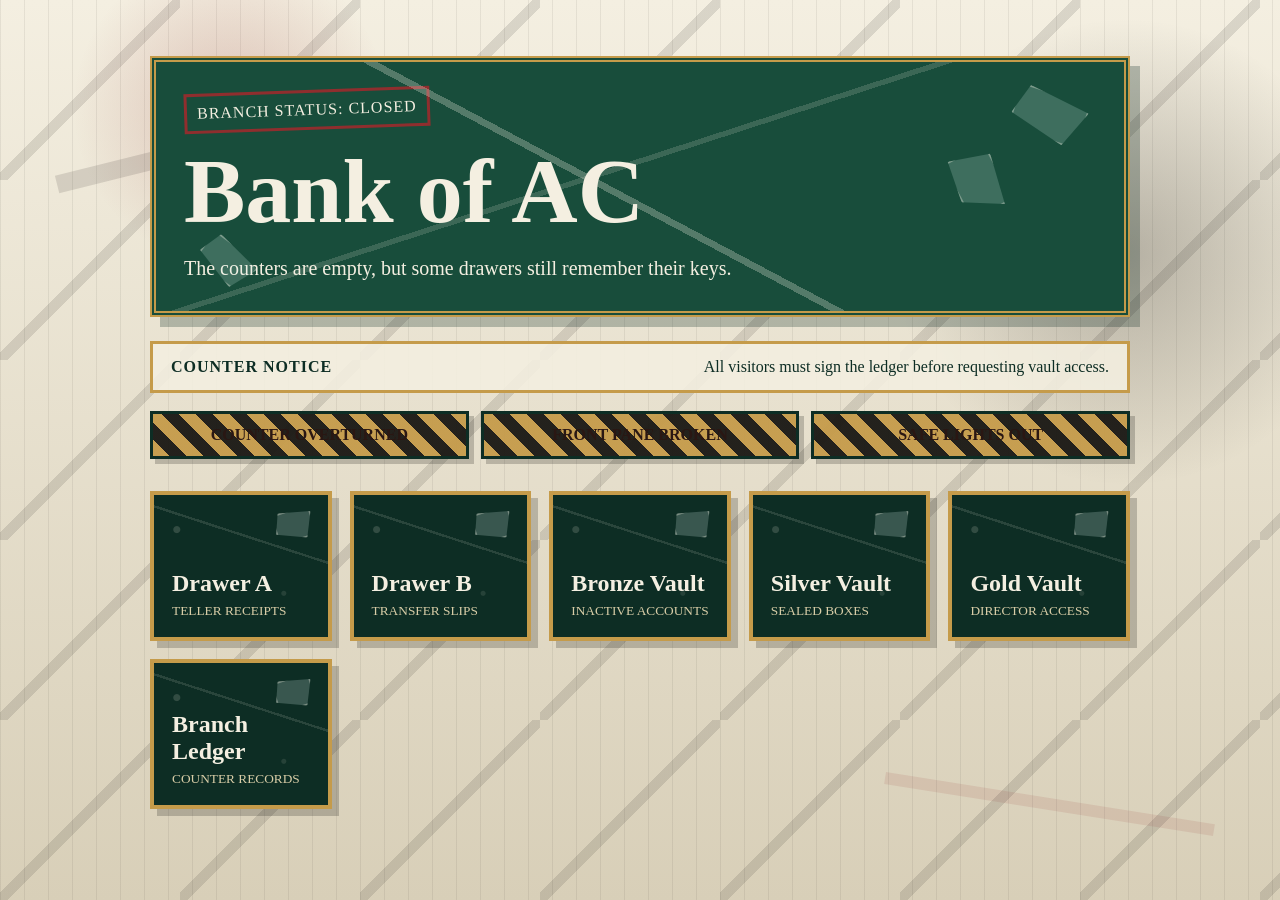
<file: index.html>
<!doctype html>
<html lang="en">
<head>
  <meta charset="utf-8">
  <meta name="viewport" content="width=device-width, initial-scale=1">
  <title>Bank of AC</title>
  <link rel="stylesheet" href="style.css">
</head>
<body>
  <main class="layout">
    <section class="hero">
      <span class="broken-pane pane-one"></span>
      <span class="broken-pane pane-two"></span>
      <span class="broken-pane pane-three"></span>
      <p class="stamp">Branch status: closed</p>
      <h1>Bank of AC</h1>
      <p>The counters are empty, but some drawers still remember their keys.</p>
    </section>

    <section class="notice">
      <strong>Counter notice</strong>
      <span>All visitors must sign the ledger before requesting vault access.</span>
    </section>

    <section class="damage-strip" aria-label="Damaged lobby">
      <span>counter overturned</span>
      <span>front pane broken</span>
      <span>safe lights out</span>
    </section>

    <section class="grid" aria-label="Bank rooms">
      <a class="panel" href="drawers/a.html">
        <span>Drawer A</span>
        <small>teller receipts</small>
      </a>
      <a class="panel" href="drawers/b.html">
        <span>Drawer B</span>
        <small>transfer slips</small>
      </a>
      <a class="panel" href="vaults/bronze.html">
        <span>Bronze Vault</span>
        <small>inactive accounts</small>
      </a>
      <a class="panel" href="vaults/silver.html">
        <span>Silver Vault</span>
        <small>sealed boxes</small>
      </a>
      <a class="panel" href="vaults/gold.html">
        <span>Gold Vault</span>
        <small>director access</small>
      </a>
      <a class="panel" href="ledger.html">
        <span>Branch Ledger</span>
        <small>counter records</small>
      </a>
    </section>
  </main>
</body>
</html>
</file>
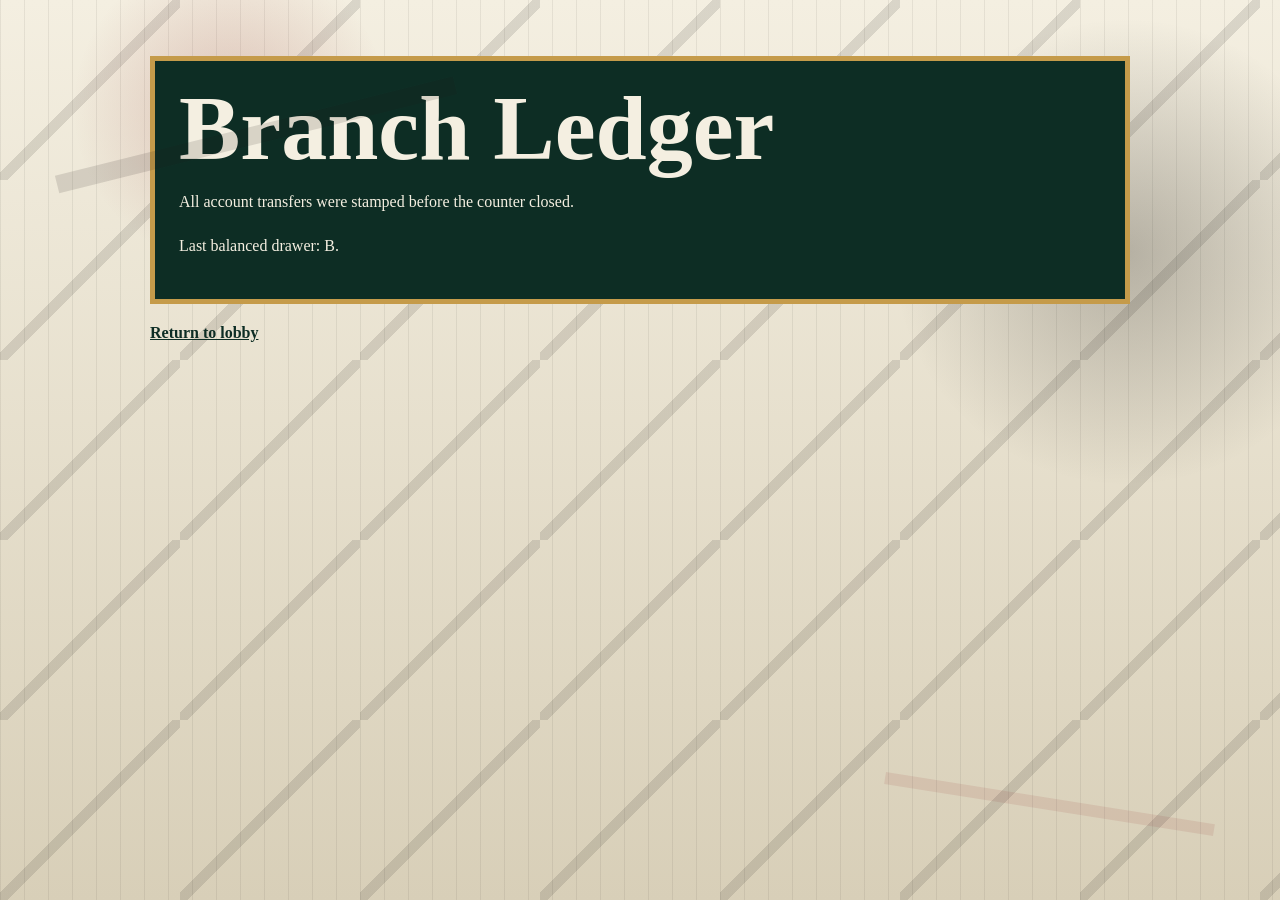
<file: ledger.html>
<!doctype html>
<html lang="en">
<head>
  <meta charset="utf-8">
  <meta name="viewport" content="width=device-width, initial-scale=1">
  <title>Ledger - Bank of AC</title>
  <link rel="stylesheet" href="style.css">
</head>
<body>
  <main class="layout">
    <section class="note">
      <h1>Branch Ledger</h1>
      <p>All account transfers were stamped before the counter closed.</p>
      <p>Last balanced drawer: B.</p>
    </section>
    <a class="back" href="index.html">Return to lobby</a>
  </main>
</body>
</html>
</file>
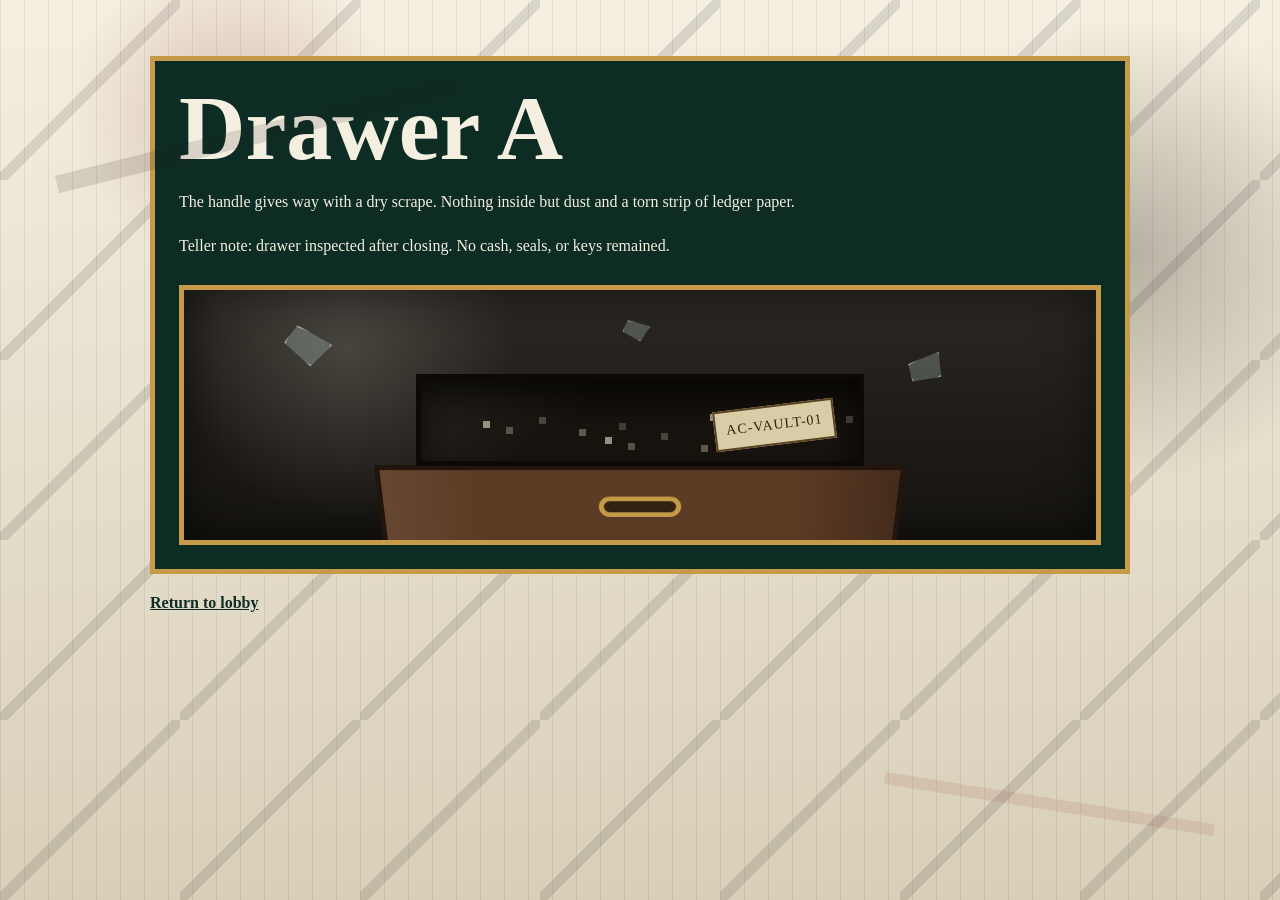
<file: drawers/a.html>
<!doctype html>
<html lang="en">
<head>
  <meta charset="utf-8">
  <meta name="viewport" content="width=device-width, initial-scale=1">
  <title>Drawer A - Bank of AC</title>
  <link rel="stylesheet" href="../style.css">
</head>
<body>
  <main class="layout">
    <section class="note">
      <h1>Drawer A</h1>
      <p>The handle gives way with a dry scrape. Nothing inside but dust and a
      torn strip of ledger paper.</p>
      <p class="drawer-note">Teller note: drawer inspected after closing. No cash, seals, or keys remained.</p>
      <div class="drawer-scene" aria-label="Open empty drawer">
        <div class="glass shard-one"></div>
        <div class="glass shard-two"></div>
        <div class="glass shard-three"></div>
        <div class="drawer-box">
          <div class="drawer-face">
            <span class="handle"></span>
          </div>
          <div class="drawer-cavity">
            <span class="dust dust-one"></span>
            <span class="dust dust-two"></span>
            <span class="dust dust-three"></span>
            <span class="paper-strip">AC-VAULT-01</span>
          </div>
        </div>
      </div>
    </section>
    <a class="back" href="../index.html">Return to lobby</a>
  </main>
</body>
</html>
</file>
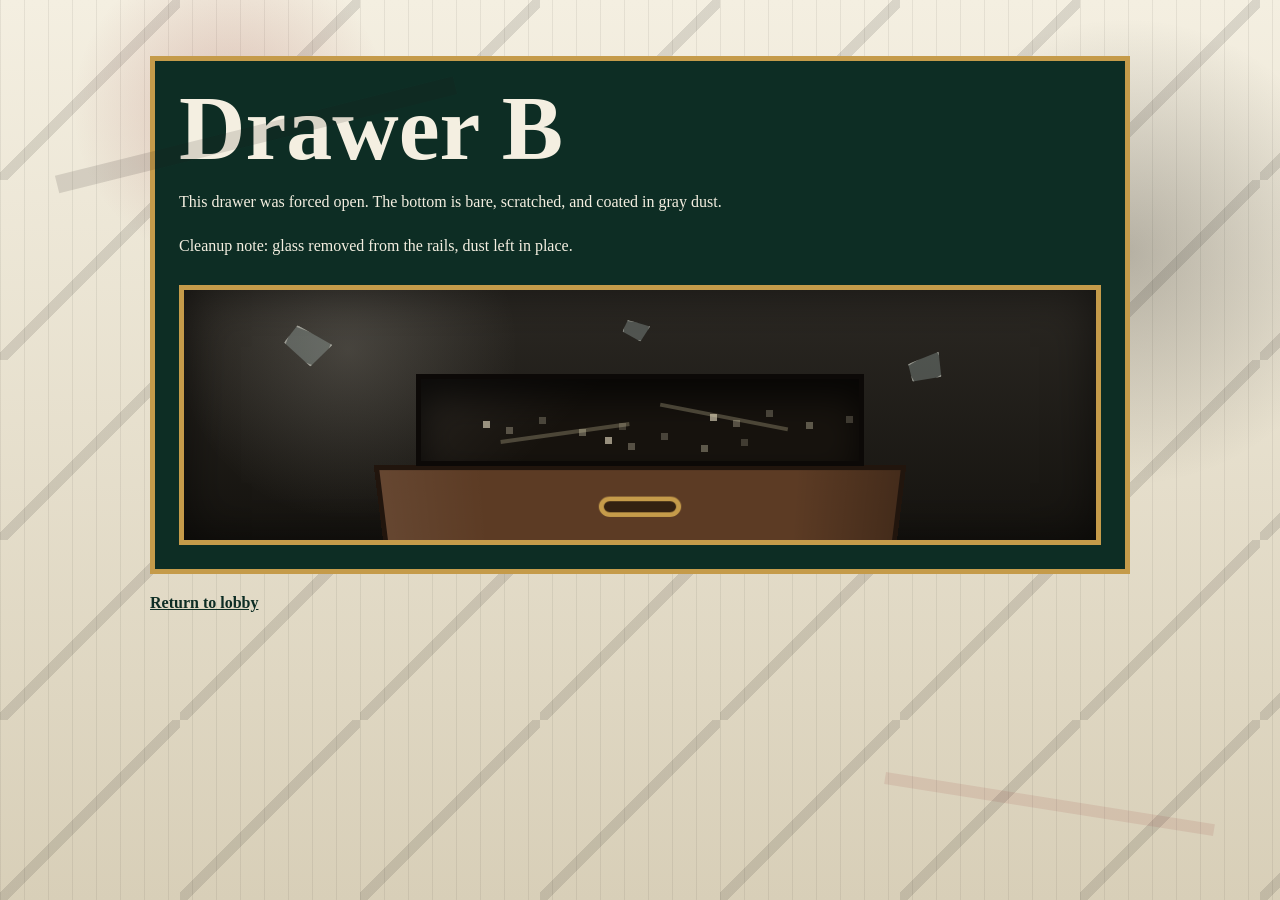
<file: drawers/b.html>
<!doctype html>
<html lang="en">
<head>
  <meta charset="utf-8">
  <meta name="viewport" content="width=device-width, initial-scale=1">
  <title>Drawer B - Bank of AC</title>
  <link rel="stylesheet" href="../style.css">
</head>
<body>
  <main class="layout">
    <section class="note">
      <h1>Drawer B</h1>
      <p>This drawer was forced open. The bottom is bare, scratched, and coated
      in gray dust.</p>
      <p class="drawer-note">Cleanup note: glass removed from the rails, dust left in place.</p>
      <div class="drawer-scene drawer-scene-b" aria-label="Forced empty drawer">
        <div class="glass shard-one"></div>
        <div class="glass shard-two"></div>
        <div class="glass shard-three"></div>
        <div class="drawer-box">
          <div class="drawer-face">
            <span class="handle"></span>
          </div>
          <div class="drawer-cavity">
            <span class="dust dust-one"></span>
            <span class="dust dust-two"></span>
            <span class="dust dust-three"></span>
            <span class="scratch scratch-one"></span>
            <span class="scratch scratch-two"></span>
          </div>
        </div>
      </div>
    </section>
    <a class="back" href="../index.html">Return to lobby</a>
  </main>
</body>
</html>
</file>
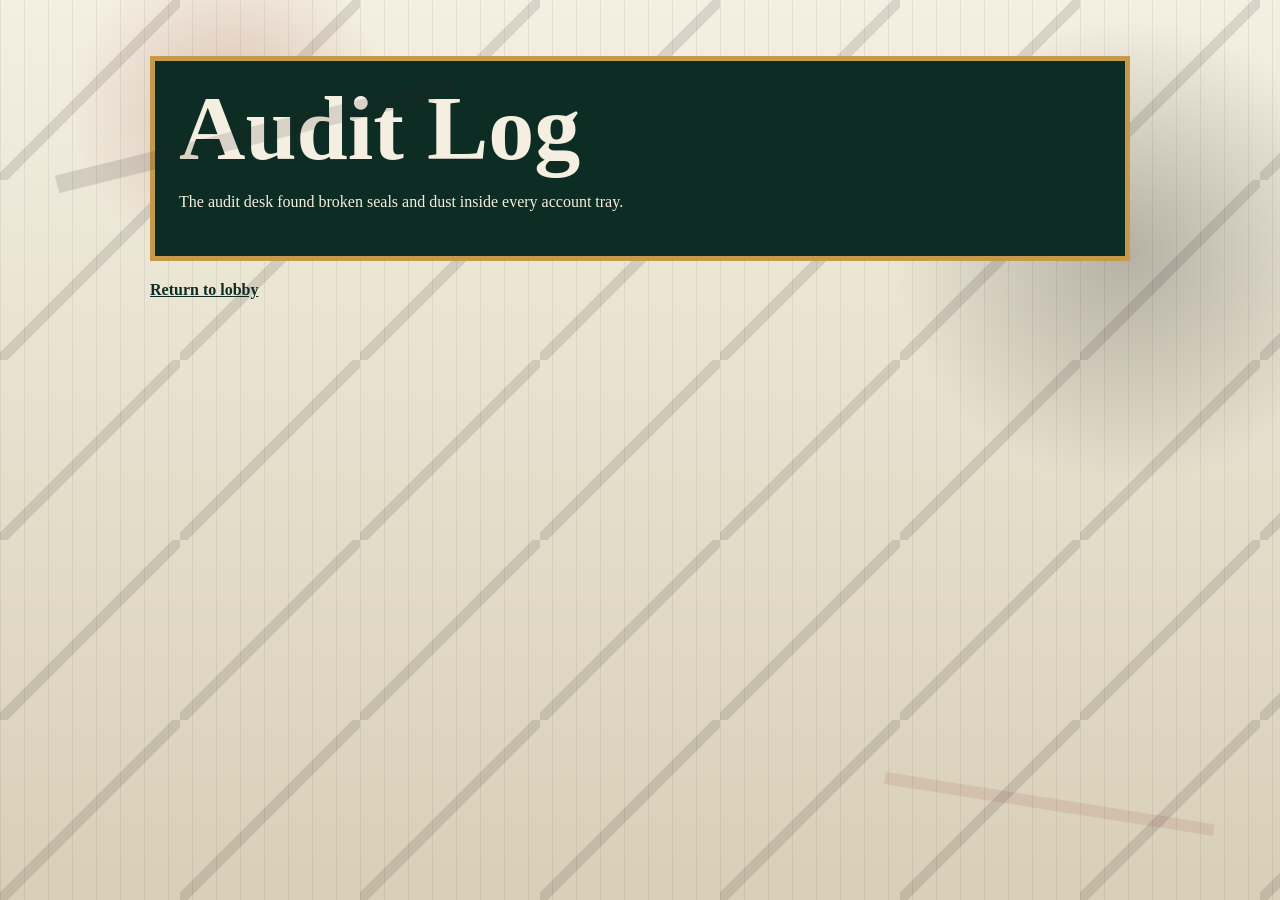
<file: records/audit-log.html>
<!doctype html>
<html lang="en">
<head>
  <meta charset="utf-8">
  <meta name="viewport" content="width=device-width, initial-scale=1">
  <title>Audit Log - Bank of AC</title>
  <link rel="stylesheet" href="../style.css">
</head>
<body>
  <main class="layout">
    <section class="note">
      <h1>Audit Log</h1>
      <p>The audit desk found broken seals and dust inside every account tray.</p>
    </section>
    <a class="back" href="../index.html">Return to lobby</a>
  </main>
</body>
</html>
</file>
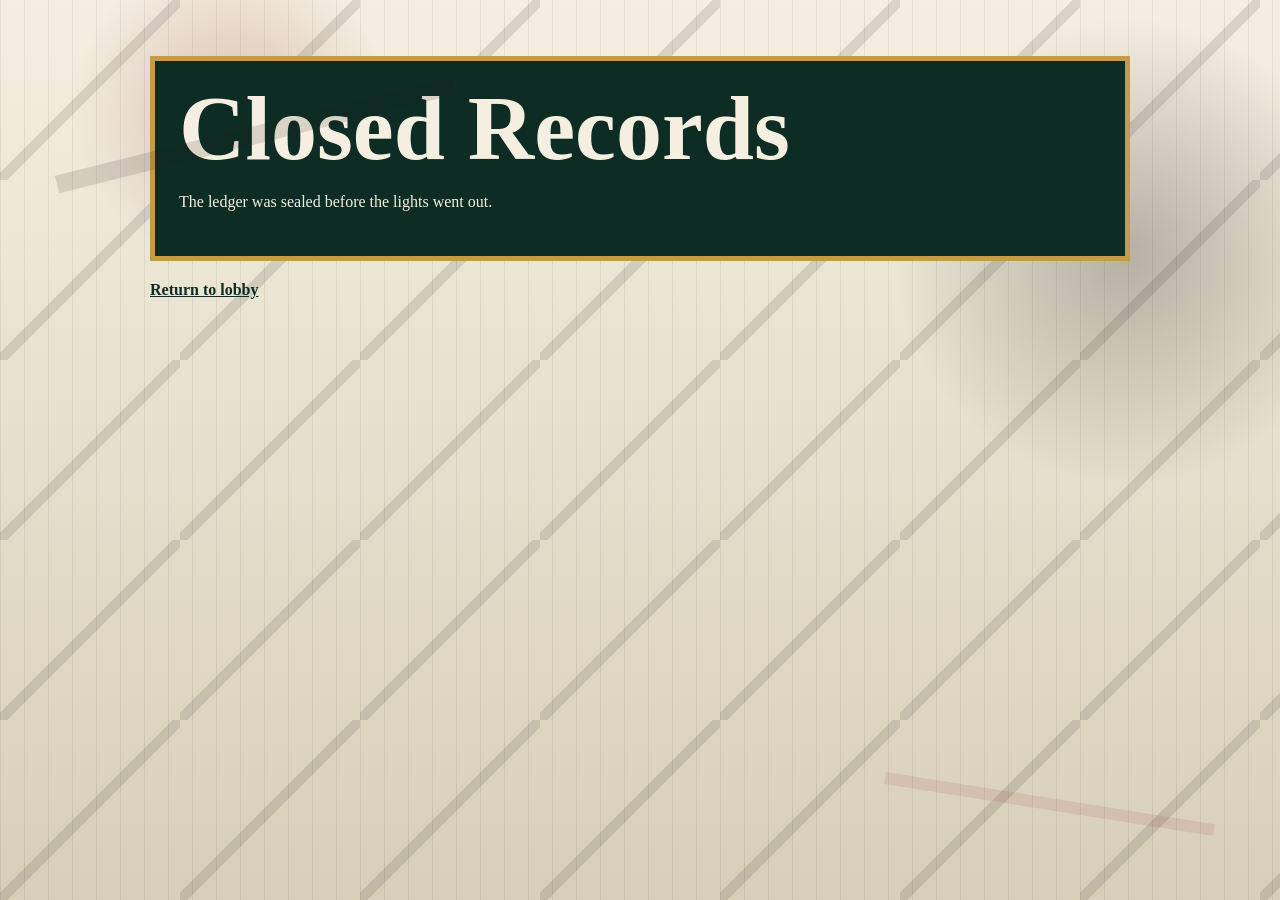
<file: records/closed.html>
<!doctype html>
<html lang="en">
<head>
  <meta charset="utf-8">
  <meta name="viewport" content="width=device-width, initial-scale=1">
  <title>Closed Records - Bank of AC</title>
  <link rel="stylesheet" href="../style.css">
</head>
<body>
  <main class="layout">
    <section class="note">
      <h1>Closed Records</h1>
      <p>The ledger was sealed before the lights went out.</p>
    </section>
    <a class="back" href="../index.html">Return to lobby</a>
  </main>
</body>
</html>
</file>
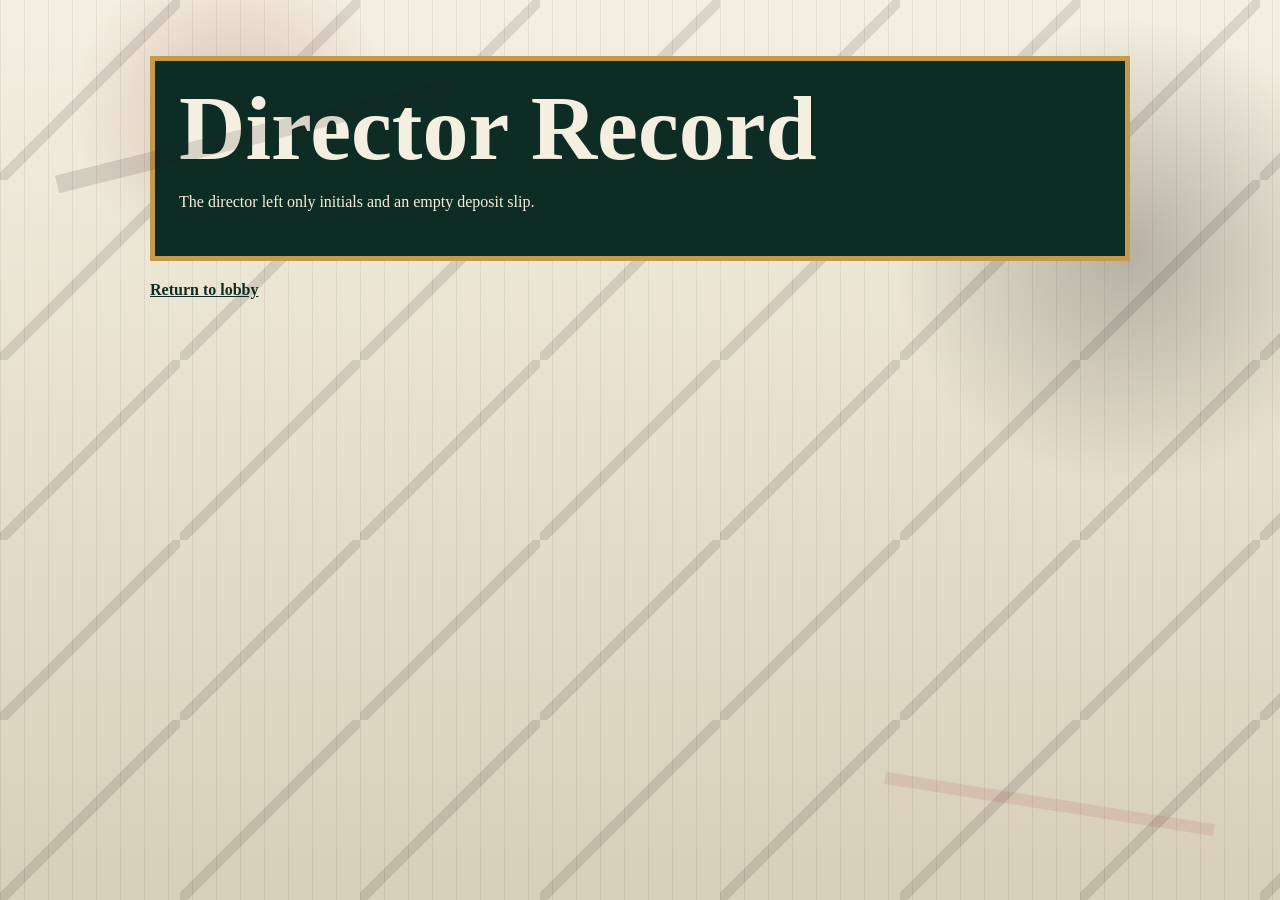
<file: records/director.html>
<!doctype html>
<html lang="en">
<head>
  <meta charset="utf-8">
  <meta name="viewport" content="width=device-width, initial-scale=1">
  <title>Director Record - Bank of AC</title>
  <link rel="stylesheet" href="../style.css">
</head>
<body>
  <main class="layout">
    <section class="note">
      <h1>Director Record</h1>
      <p>The director left only initials and an empty deposit slip.</p>
    </section>
    <a class="back" href="../index.html">Return to lobby</a>
  </main>
</body>
</html>
</file>
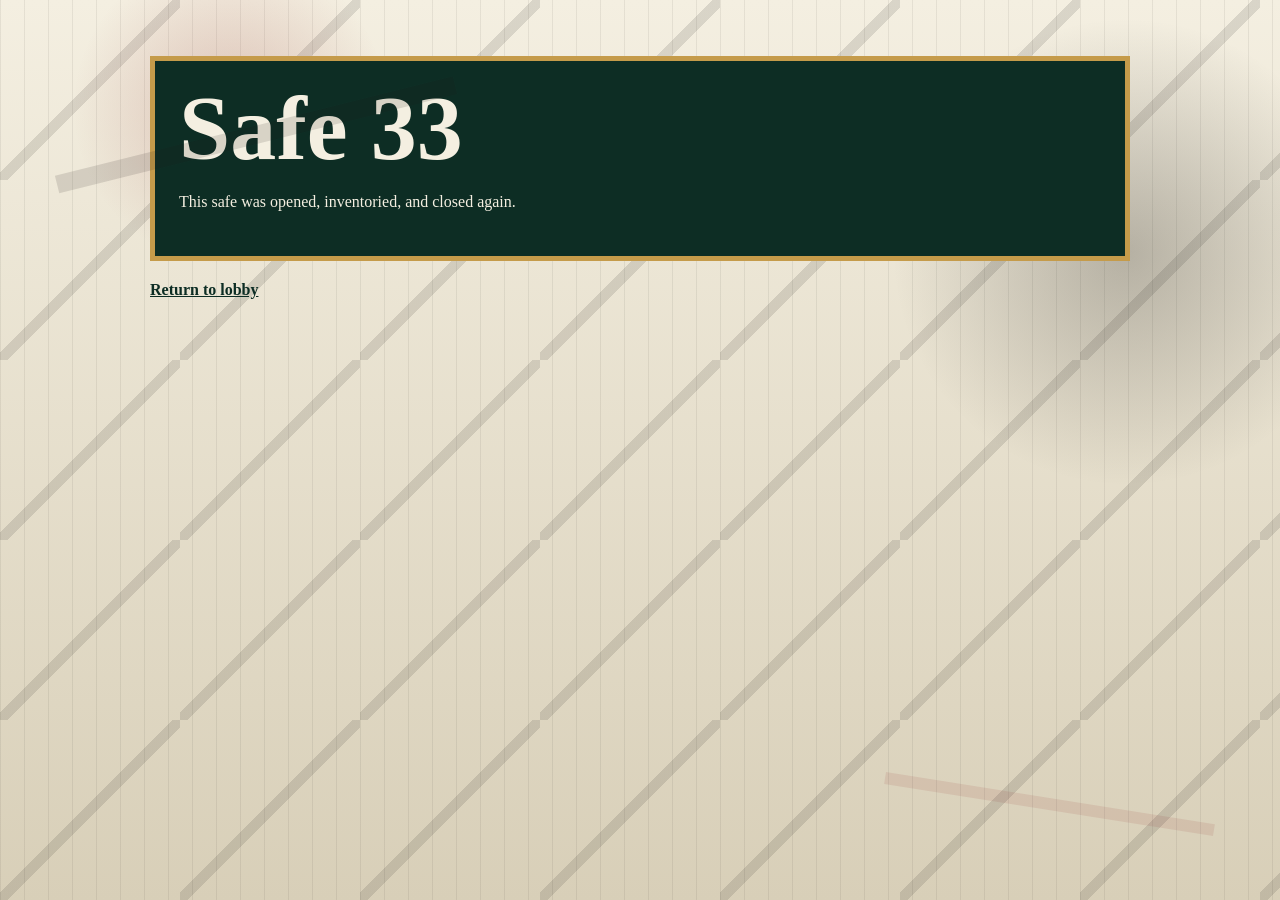
<file: records/safe-33.html>
<!doctype html>
<html lang="en">
<head>
  <meta charset="utf-8">
  <meta name="viewport" content="width=device-width, initial-scale=1">
  <title>Safe 33 - Bank of AC</title>
  <link rel="stylesheet" href="../style.css">
</head>
<body>
  <main class="layout">
    <section class="note">
      <h1>Safe 33</h1>
      <p>This safe was opened, inventoried, and closed again.</p>
    </section>
    <a class="back" href="../index.html">Return to lobby</a>
  </main>
</body>
</html>
</file>
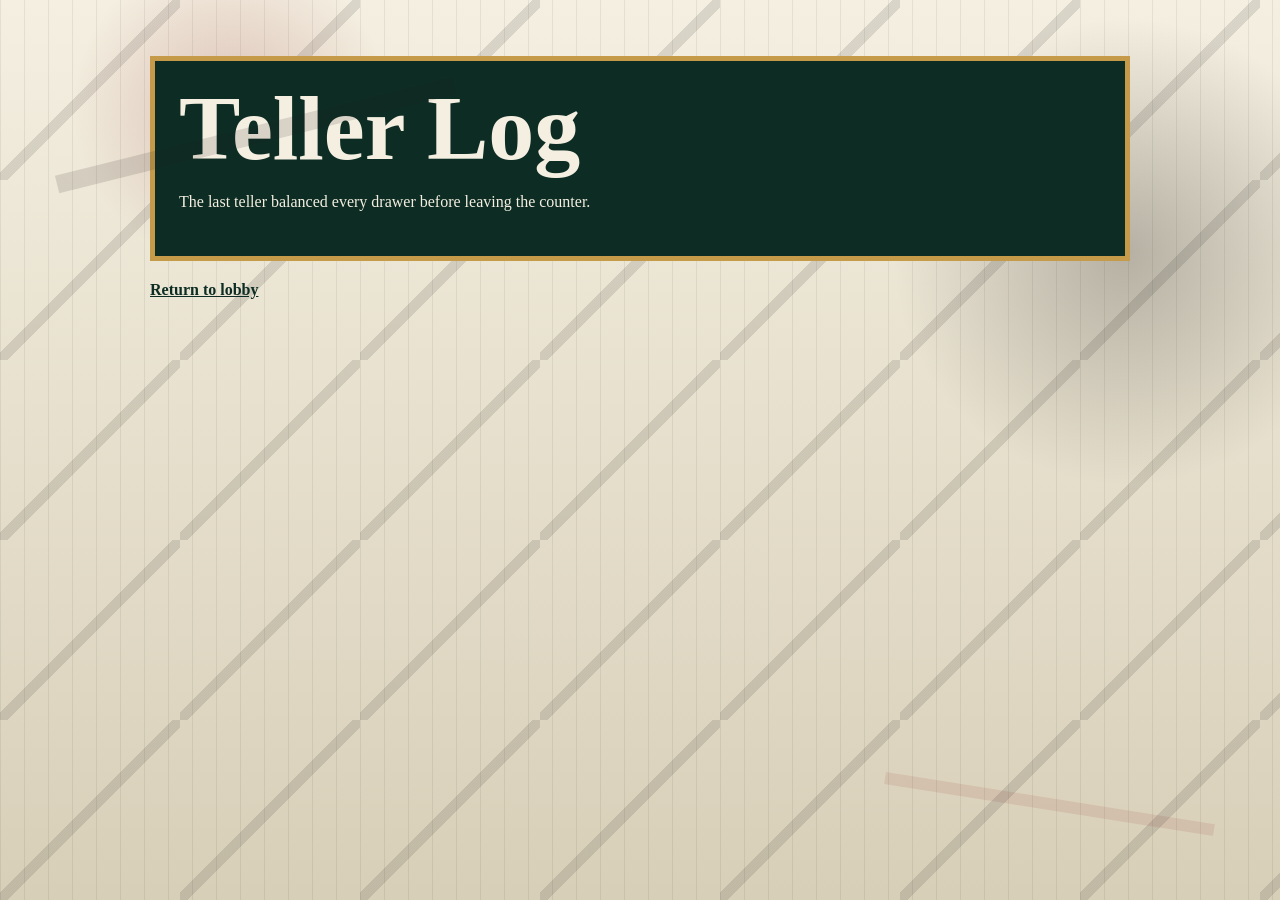
<file: records/teller-log.html>
<!doctype html>
<html lang="en">
<head>
  <meta charset="utf-8">
  <meta name="viewport" content="width=device-width, initial-scale=1">
  <title>Teller Log - Bank of AC</title>
  <link rel="stylesheet" href="../style.css">
</head>
<body>
  <main class="layout">
    <section class="note">
      <h1>Teller Log</h1>
      <p>The last teller balanced every drawer before leaving the counter.</p>
    </section>
    <a class="back" href="../index.html">Return to lobby</a>
  </main>
</body>
</html>
</file>
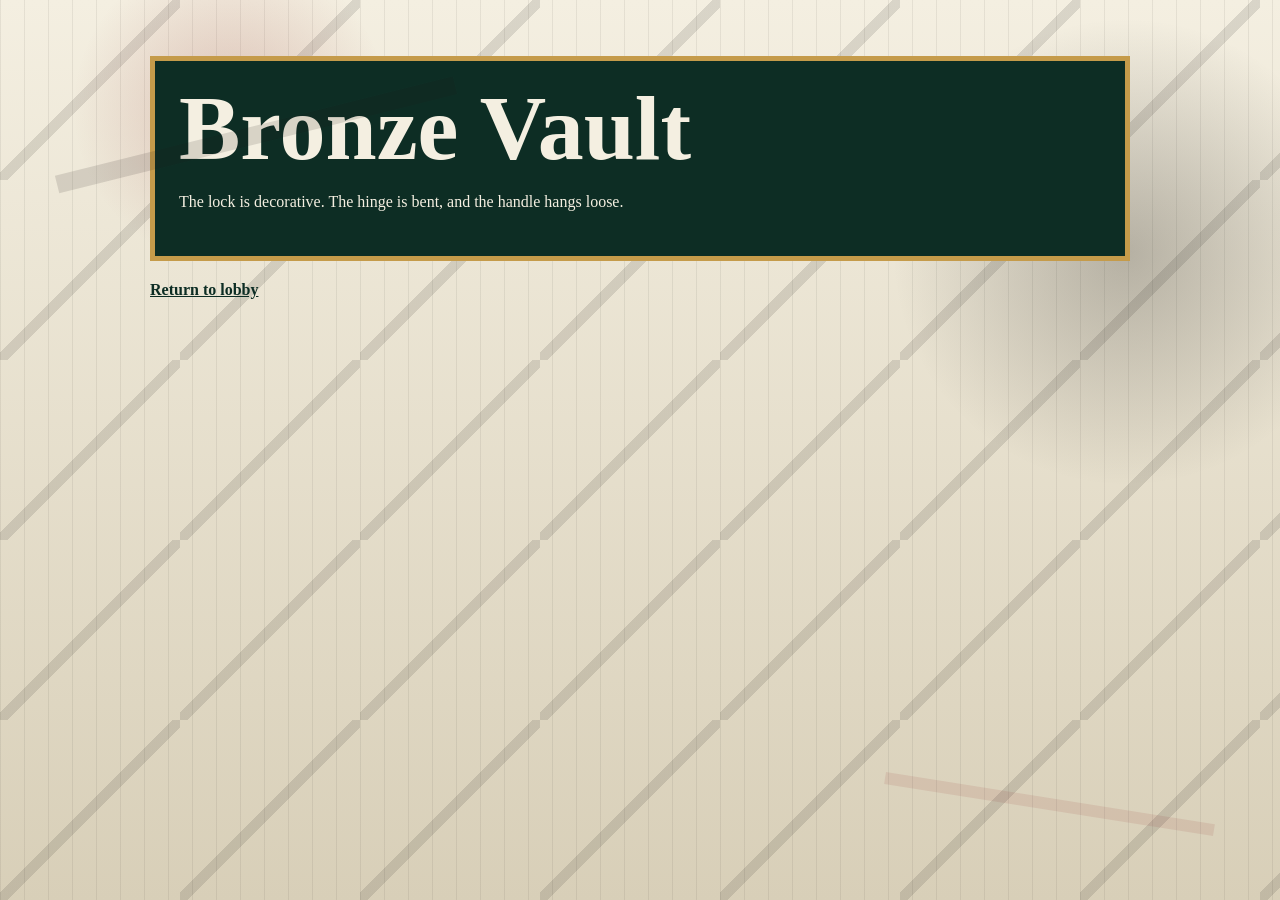
<file: vaults/bronze.html>
<!doctype html>
<html lang="en">
<head>
  <meta charset="utf-8">
  <meta name="viewport" content="width=device-width, initial-scale=1">
  <title>Bronze Vault - Bank of AC</title>
  <link rel="stylesheet" href="../style.css">
</head>
<body>
  <main class="layout">
    <section class="note">
      <h1>Bronze Vault</h1>
      <p>The lock is decorative. The hinge is bent, and the handle hangs loose.</p>
    </section>
    <a class="back" href="../index.html">Return to lobby</a>
  </main>
</body>
</html>
</file>
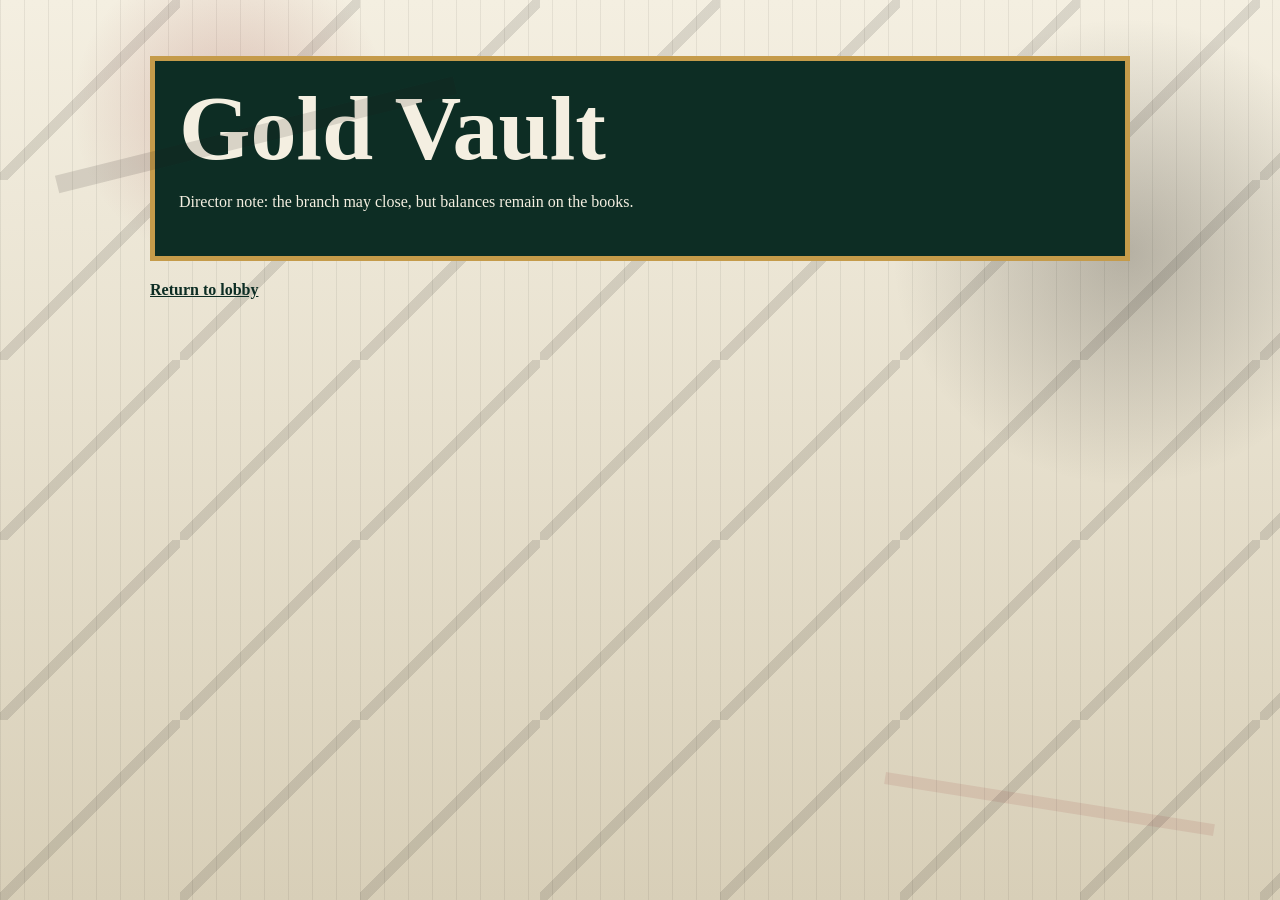
<file: vaults/gold.html>
<!doctype html>
<html lang="en">
<head>
  <meta charset="utf-8">
  <meta name="viewport" content="width=device-width, initial-scale=1">
  <title>Gold Vault - Bank of AC</title>
  <link rel="stylesheet" href="../style.css">
</head>
<body>
  <main class="layout">
    <section class="note">
      <h1>Gold Vault</h1>
      <p>Director note: the branch may close, but balances remain on the books.</p>
    </section>
    <a class="back" href="../index.html">Return to lobby</a>
  </main>
</body>
</html>
</file>
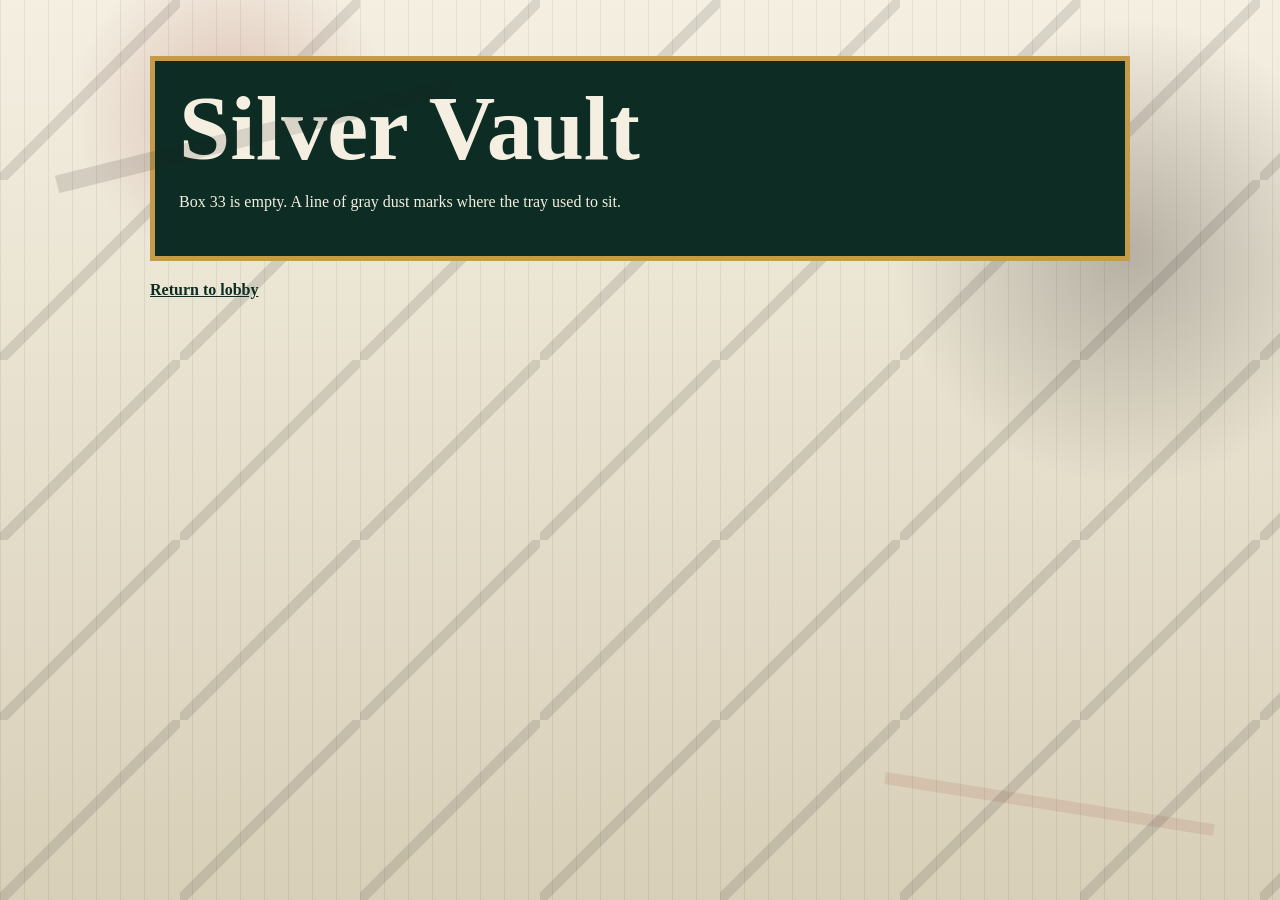
<file: vaults/silver.html>
<!doctype html>
<html lang="en">
<head>
  <meta charset="utf-8">
  <meta name="viewport" content="width=device-width, initial-scale=1">
  <title>Silver Vault - Bank of AC</title>
  <link rel="stylesheet" href="../style.css">
</head>
<body>
  <main class="layout">
    <section class="note">
      <h1>Silver Vault</h1>
      <p>Box 33 is empty. A line of gray dust marks where the tray used to sit.</p>
    </section>
    <a class="back" href="../index.html">Return to lobby</a>
  </main>
</body>
</html>
</file>
<file: style.css>
:root {
  --paper: #f4efe1;
  --ink: #191713;
  --green: #184d3b;
  --green-dark: #0d2d24;
  --brass: #c59b4a;
  --red: #8f2e2e;
}

* {
  box-sizing: border-box;
}

body {
  margin: 0;
  min-height: 100vh;
  color: var(--ink);
  background:
    radial-gradient(circle at 18% 12%, rgba(143, 46, 46, 0.22), transparent 12%),
    radial-gradient(circle at 88% 28%, rgba(25, 23, 19, 0.26), transparent 18%),
    linear-gradient(135deg, transparent 0 48%, rgba(25, 23, 19, 0.12) 48% 52%, transparent 52%),
    linear-gradient(90deg, rgba(25, 23, 19, 0.07) 1px, transparent 1px),
    linear-gradient(var(--paper), #d8cfb8);
  background-size: auto, auto, 180px 180px, 24px 24px, auto;
  font-family: Georgia, "Times New Roman", serif;
}

.layout {
  position: relative;
  width: min(980px, calc(100% - 32px));
  margin: 0 auto;
  padding: 56px 0;
}

.layout::before,
.layout::after {
  content: "";
  position: fixed;
  pointer-events: none;
  opacity: 0.3;
}

.layout::before {
  left: 4vw;
  top: 14vh;
  width: 32vw;
  height: 18px;
  background: rgba(25, 23, 19, 0.42);
  transform: rotate(-14deg);
}

.layout::after {
  right: 5vw;
  bottom: 10vh;
  width: 26vw;
  height: 12px;
  background: rgba(143, 46, 46, 0.36);
  transform: rotate(9deg);
}

.hero {
  position: relative;
  overflow: hidden;
  padding: 28px;
  color: var(--paper);
  background: var(--green);
  border: 6px double var(--brass);
  box-shadow: 10px 10px 0 rgba(13, 45, 36, 0.26);
}

.hero::after {
  content: "";
  position: absolute;
  inset: 0;
  pointer-events: none;
  background:
    linear-gradient(28deg, transparent 0 47%, rgba(244, 239, 225, 0.28) 47% 48%, transparent 48%),
    linear-gradient(-18deg, transparent 0 54%, rgba(244, 239, 225, 0.16) 54% 55%, transparent 55%);
}

.broken-pane {
  position: absolute;
  background: rgba(214, 238, 232, 0.2);
  border: 2px solid rgba(244, 239, 225, 0.34);
  clip-path: polygon(14% 0, 100% 20%, 78% 100%, 0 66%);
}

.pane-one {
  right: 38px;
  top: 30px;
  width: 74px;
  height: 48px;
  transform: rotate(18deg);
}

.pane-two {
  right: 122px;
  top: 88px;
  width: 48px;
  height: 64px;
  transform: rotate(-28deg);
}

.pane-three {
  left: 42px;
  bottom: 30px;
  width: 58px;
  height: 38px;
  transform: rotate(36deg);
}

.stamp {
  display: inline-block;
  margin: 0 0 18px;
  padding: 8px 10px;
  color: var(--paper);
  border: 3px solid var(--red);
  transform: rotate(-2deg);
  text-transform: uppercase;
  letter-spacing: 1px;
}

h1 {
  margin: 0;
  font-size: clamp(44px, 8vw, 92px);
  line-height: 0.95;
}

.hero p:last-child {
  max-width: 58ch;
  margin: 18px 0 0;
  font-size: 20px;
  line-height: 1.5;
}

.grid {
  display: grid;
  grid-template-columns: repeat(auto-fit, minmax(180px, 1fr));
  gap: 18px;
  margin-top: 32px;
}

.notice {
  display: flex;
  justify-content: space-between;
  gap: 16px;
  margin-top: 24px;
  padding: 14px 18px;
  color: var(--green-dark);
  background: rgba(244, 239, 225, 0.88);
  border: 3px solid var(--brass);
}

.notice strong {
  text-transform: uppercase;
  letter-spacing: 1px;
}

.damage-strip {
  display: grid;
  grid-template-columns: repeat(auto-fit, minmax(170px, 1fr));
  gap: 12px;
  margin-top: 18px;
}

.damage-strip span {
  padding: 12px;
  color: #2a1713;
  background:
    repeating-linear-gradient(45deg, rgba(197, 155, 74, 0.95) 0 12px, rgba(25, 23, 19, 0.95) 12px 24px);
  border: 3px solid var(--green-dark);
  font-weight: 700;
  text-align: center;
  text-transform: uppercase;
  box-shadow: 5px 5px 0 rgba(25, 23, 19, 0.22);
}

.panel {
  position: relative;
  overflow: hidden;
  min-height: 150px;
  display: grid;
  align-content: end;
  gap: 6px;
  padding: 18px;
  color: var(--paper);
  background: var(--green-dark);
  border: 4px solid var(--brass);
  text-decoration: none;
  box-shadow: 7px 7px 0 rgba(25, 23, 19, 0.22);
}

.panel::before {
  content: "";
  position: absolute;
  inset: -20px;
  pointer-events: none;
  background:
    radial-gradient(circle at 20% 30%, rgba(244, 239, 225, 0.18) 0 3px, transparent 4px),
    radial-gradient(circle at 70% 65%, rgba(244, 239, 225, 0.12) 0 2px, transparent 3px),
    linear-gradient(18deg, transparent 0 62%, rgba(244, 239, 225, 0.14) 62% 63%, transparent 63%);
  opacity: 0.9;
}

.panel::after {
  content: "";
  position: absolute;
  right: 14px;
  top: 14px;
  width: 36px;
  height: 28px;
  background: rgba(214, 238, 232, 0.22);
  border: 2px solid rgba(244, 239, 225, 0.34);
  clip-path: polygon(20% 0, 100% 24%, 72% 100%, 0 62%);
  transform: rotate(-18deg);
}

.panel:hover,
.panel:focus-visible {
  outline: 4px solid var(--red);
}

.panel span {
  position: relative;
  font-size: 24px;
  font-weight: 700;
  z-index: 1;
}

.panel small {
  position: relative;
  color: #d8cda7;
  text-transform: uppercase;
  z-index: 1;
}

.note {
  padding: 24px;
  color: var(--paper);
  background: var(--green-dark);
  border: 5px solid var(--brass);
  line-height: 1.7;
}

.back {
  display: inline-block;
  margin-top: 20px;
  color: var(--green-dark);
  font-weight: 700;
}

.drawer-scene {
  position: relative;
  min-height: 260px;
  margin-top: 26px;
  overflow: hidden;
  background:
    radial-gradient(circle at 18% 24%, rgba(244, 239, 225, 0.16), transparent 22%),
    linear-gradient(#2b2823, #15130f);
  border: 5px solid var(--brass);
  box-shadow: inset 0 0 48px rgba(0, 0, 0, 0.55);
}

.drawer-box {
  position: absolute;
  left: 50%;
  bottom: 24px;
  width: min(520px, calc(100% - 42px));
  height: 158px;
  transform: translateX(-50%);
  perspective: 700px;
}

.drawer-face {
  position: absolute;
  inset: auto 0 0;
  height: 88px;
  background:
    linear-gradient(90deg, rgba(255, 255, 255, 0.06), transparent 20% 80%, rgba(0, 0, 0, 0.26)),
    #5c3b24;
  border: 5px solid #21150d;
  box-shadow: 0 18px 0 rgba(0, 0, 0, 0.32);
  animation: drawer-open 1200ms cubic-bezier(0.17, 0.84, 0.44, 1) forwards;
  transform-origin: bottom center;
}

.handle {
  position: absolute;
  left: 50%;
  top: 28px;
  width: 82px;
  height: 22px;
  transform: translateX(-50%);
  border: 5px solid var(--brass);
  border-radius: 999px;
  background: #332111;
}

.drawer-cavity {
  position: absolute;
  left: 7%;
  right: 7%;
  bottom: 50px;
  height: 92px;
  background:
    linear-gradient(135deg, rgba(255, 255, 255, 0.07), transparent 36%),
    #17130e;
  border: 5px solid #0c0907;
  box-shadow: inset 0 18px 34px rgba(0, 0, 0, 0.72);
}

.dust {
  position: absolute;
  width: 7px;
  height: 7px;
  background: rgba(220, 211, 184, 0.65);
  box-shadow:
    23px 6px 0 rgba(220, 211, 184, 0.32),
    56px -4px 0 rgba(220, 211, 184, 0.26),
    96px 8px 0 rgba(220, 211, 184, 0.36),
    136px 2px 0 rgba(220, 211, 184, 0.22);
  animation: dust-drift 2600ms ease-in-out infinite alternate;
}

.dust-one {
  left: 14%;
  top: 42px;
}

.dust-two {
  left: 42%;
  top: 58px;
  animation-delay: 400ms;
}

.dust-three {
  left: 66%;
  top: 35px;
  animation-delay: 800ms;
}

.paper-strip {
  position: absolute;
  right: 24px;
  bottom: 16px;
  padding: 6px 10px;
  color: #302313;
  background: #d8cda7;
  border: 2px solid #5b4322;
  transform: rotate(-7deg);
  font-size: 14px;
  letter-spacing: 1px;
}

.glass {
  position: absolute;
  width: 46px;
  height: 34px;
  background: rgba(214, 238, 232, 0.24);
  border: 2px solid rgba(244, 239, 225, 0.42);
  clip-path: polygon(14% 0, 100% 18%, 72% 100%, 0 62%);
}

.shard-one {
  left: 11%;
  top: 40px;
  transform: rotate(21deg);
}

.shard-two {
  right: 16%;
  top: 62px;
  transform: rotate(-31deg) scale(0.82);
}

.shard-three {
  left: 47%;
  top: 24px;
  transform: rotate(8deg) scale(0.58);
}

.scratch {
  position: absolute;
  width: 130px;
  height: 4px;
  background: rgba(216, 205, 167, 0.28);
  transform: rotate(-8deg);
}

.scratch-one {
  left: 18%;
  bottom: 26px;
}

.scratch-two {
  right: 16%;
  bottom: 42px;
  transform: rotate(11deg);
}

@keyframes drawer-open {
  from {
    transform: rotateX(0) translateY(0);
  }

  to {
    transform: rotateX(-18deg) translateY(34px);
  }
}

@keyframes dust-drift {
  from {
    transform: translateY(0);
    opacity: 0.35;
  }

  to {
    transform: translateY(-12px);
    opacity: 0.9;
  }
}
</file>
